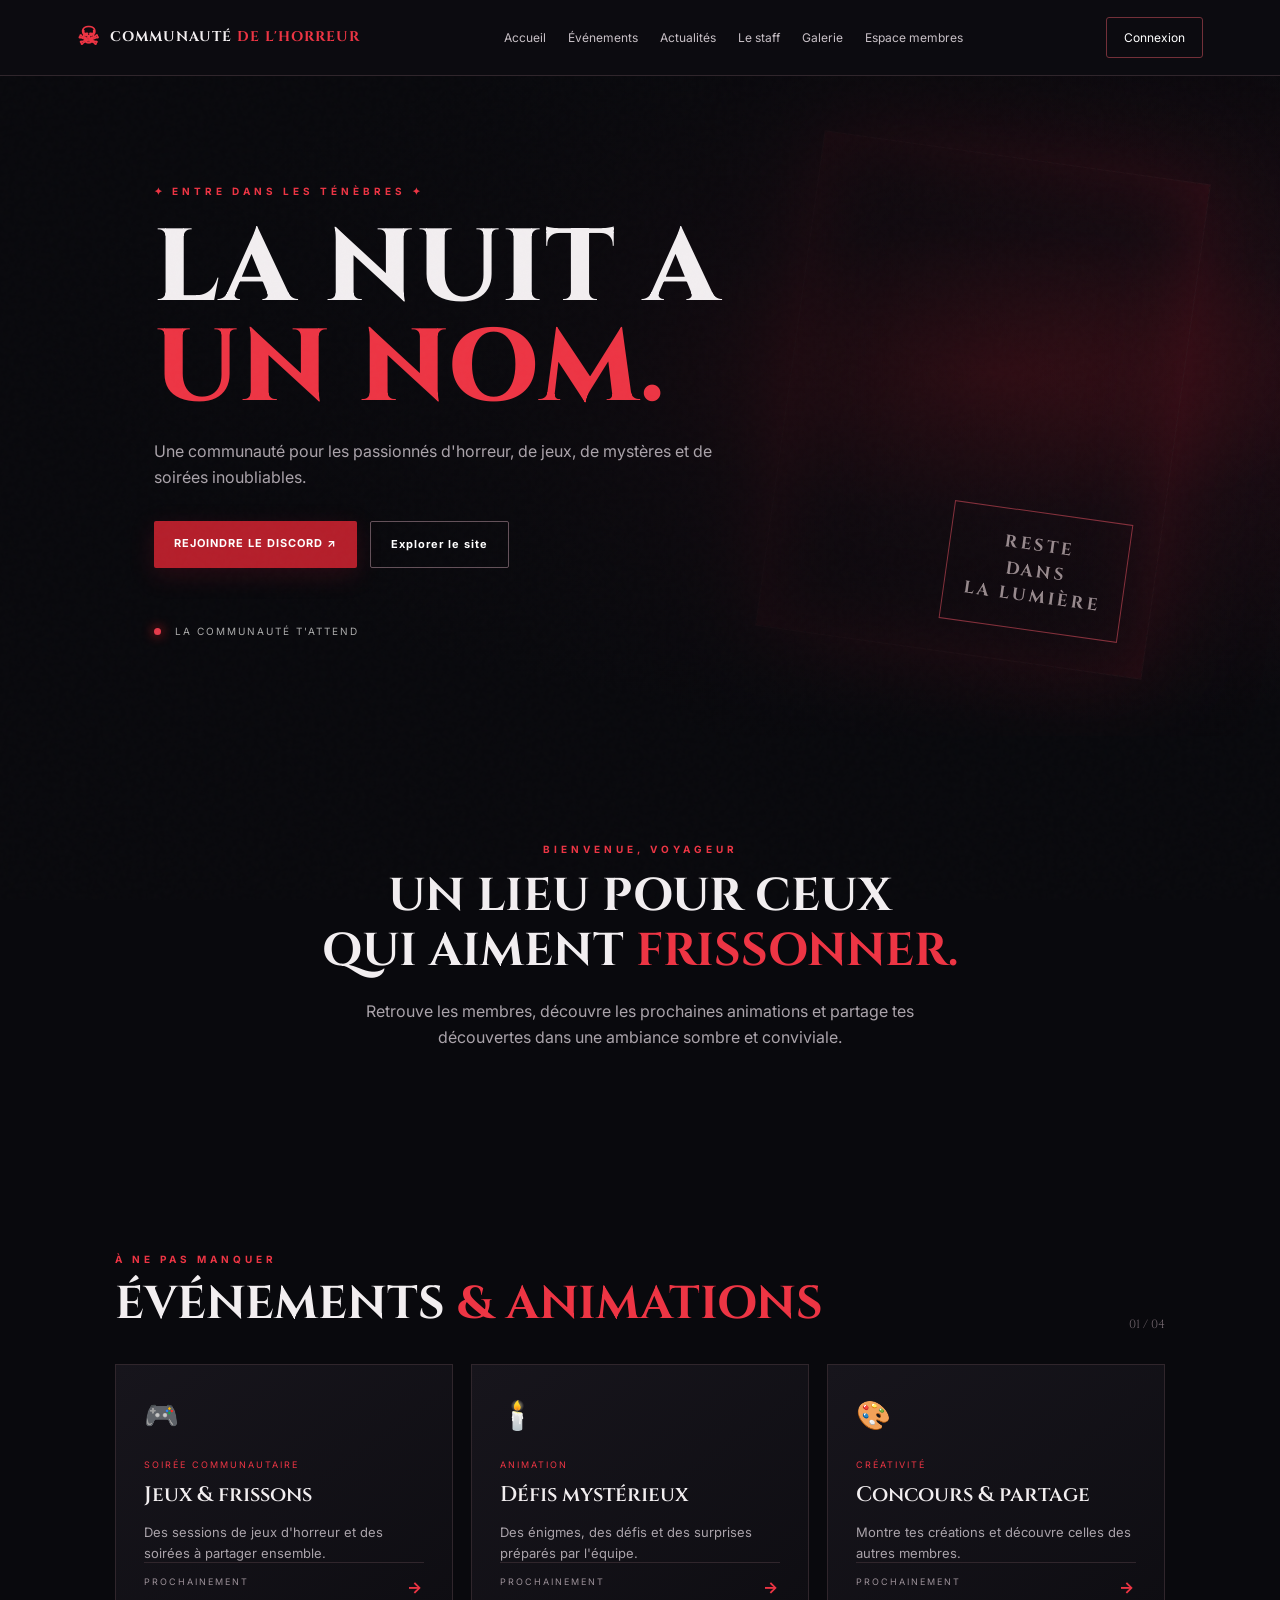
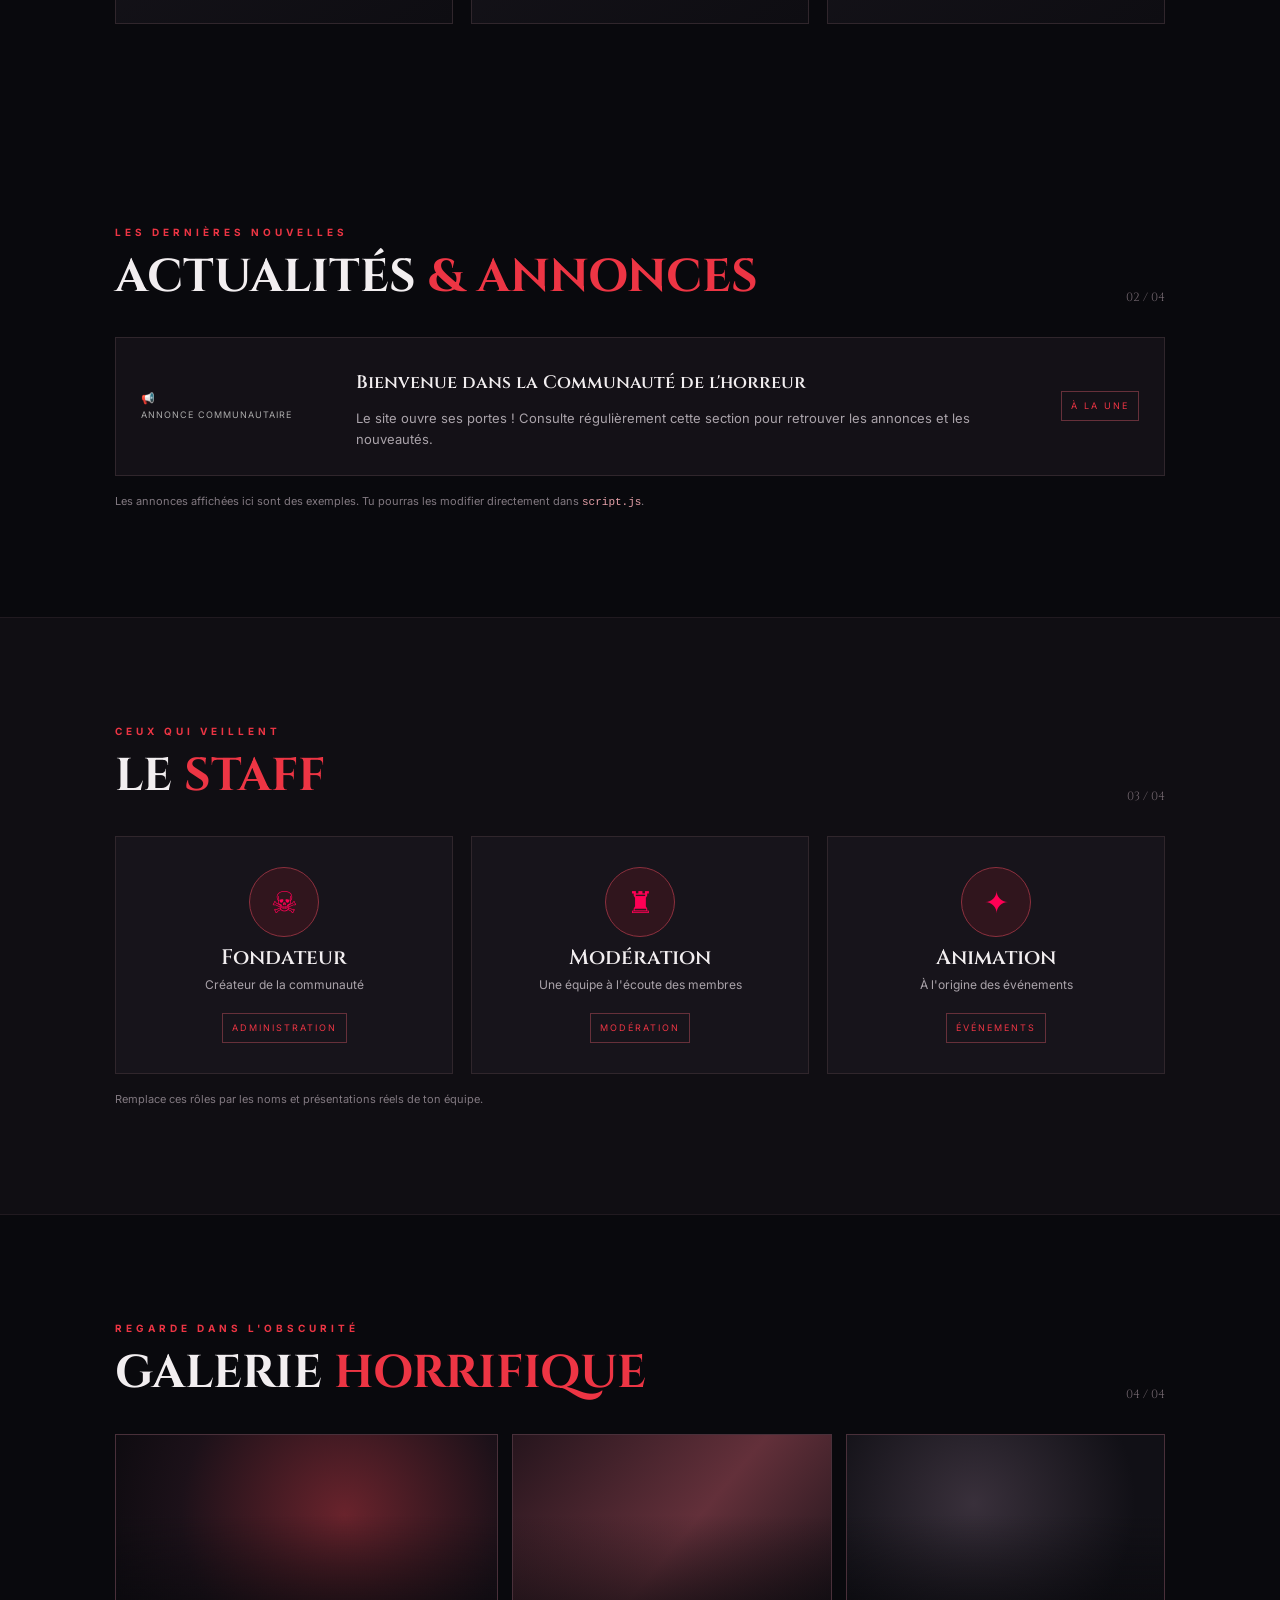
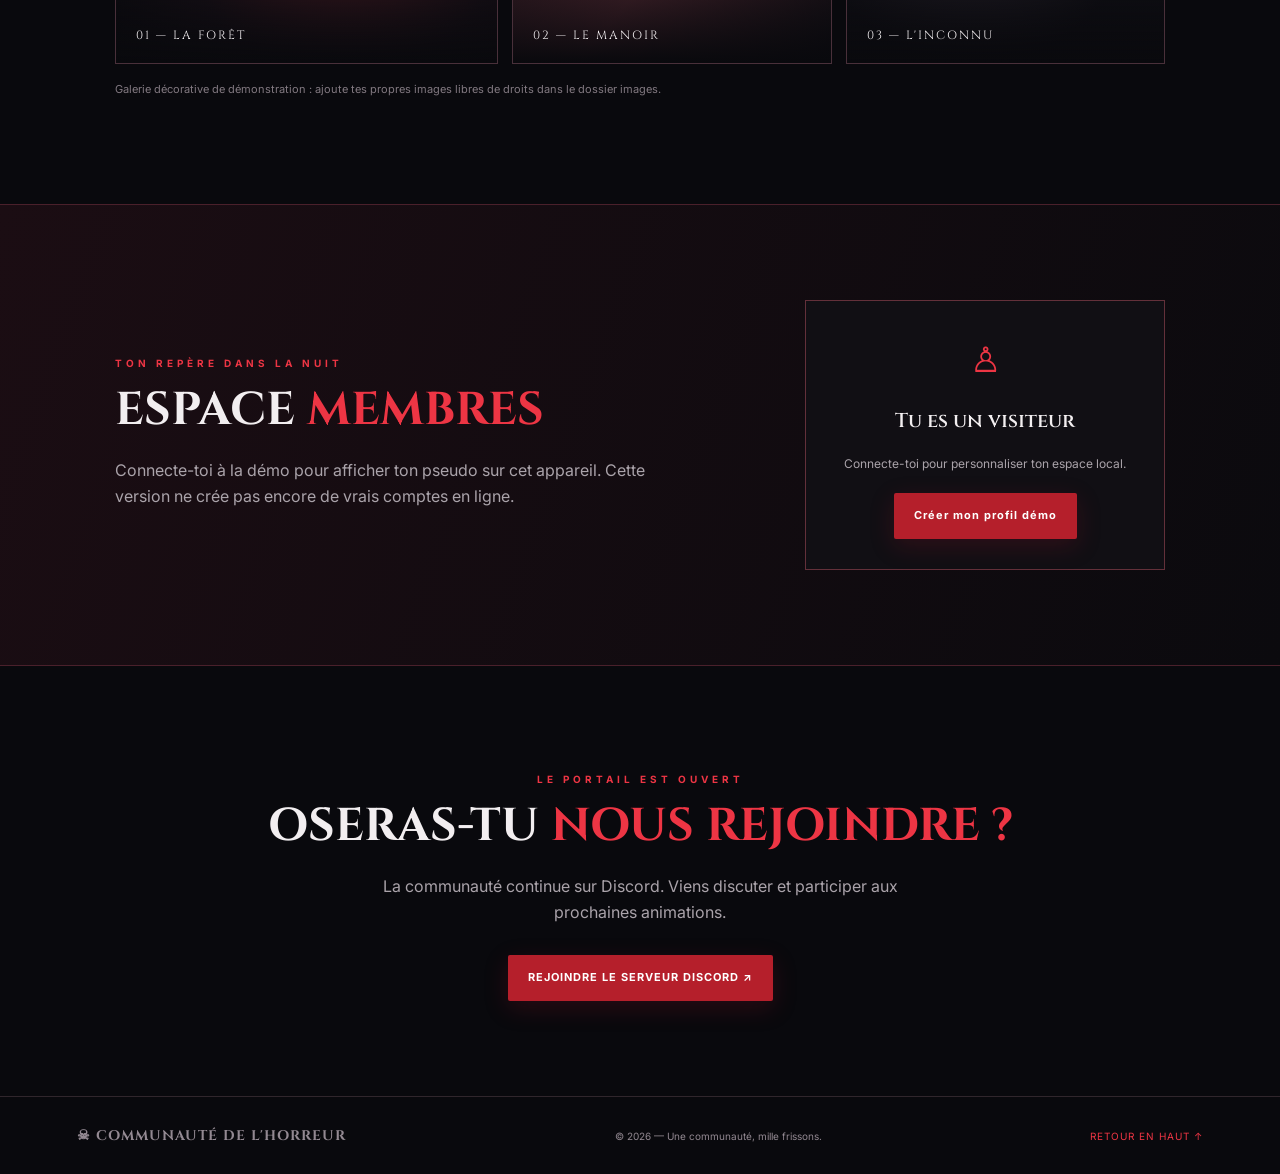
<file: index.html>
<!DOCTYPE html>
<html lang="fr">
<head>
  <meta charset="UTF-8">
  <meta name="viewport" content="width=device-width, initial-scale=1.0">
  <meta name="theme-color" content="#09090d">
  <title>Communauté de l'horreur</title>
  <link rel="stylesheet" href="style.css">
</head>
<body>
  <div class="noise"></div>
  <header class="topbar">
    <a class="brand" href="#accueil"><span class="brand-mark">☠</span><span>COMMUNAUTÉ <b>DE L'HORREUR</b></span></a>
    <button class="menu-toggle" id="menuToggle" aria-label="Ouvrir le menu">☰</button>
    <nav id="nav">
      <a href="#accueil">Accueil</a><a href="#evenements">Événements</a>
      <a href="#actualites">Actualités</a><a href="#staff">Le staff</a>
      <a href="#galerie">Galerie</a><a href="#membres">Espace membres</a>
    </nav>
    <button class="account-button" id="accountOpen">Connexion</button>
  </header>

  <main>
    <section class="hero" id="accueil">
      <div class="hero-shade"></div>
      <div class="hero-content">
        <p class="eyebrow">✦ ENTRE DANS LES TÉNÈBRES ✦</p>
        <h1>LA NUIT A<br><span>UN NOM.</span></h1>
        <p class="hero-copy">Une communauté pour les passionnés d'horreur, de jeux, de mystères et de soirées inoubliables.</p>
        <div class="hero-actions">
          <a class="btn btn-red" href="https://discord.gg/RkRQdHUN7t" target="_blank" rel="noopener">REJOINDRE LE DISCORD ↗</a>
          <a class="btn btn-ghost" href="#evenements">Explorer le site</a>
        </div>
        <div class="hero-foot"><span class="pulse"></span> LA COMMUNAUTÉ T'ATTEND</div>
      </div>
      <div class="hero-stamp">RESTE<br>DANS<br>LA LUMIÈRE</div>
    </section>

    <section class="intro section-wrap">
      <p class="eyebrow">BIENVENUE, VOYAGEUR</p>
      <h2>UN LIEU POUR CEUX<br>QUI AIMENT <span>FRISSONNER.</span></h2>
      <p class="muted">Retrouve les membres, découvre les prochaines animations et partage tes découvertes dans une ambiance sombre et conviviale.</p>
    </section>

    <section class="section-wrap" id="evenements">
      <div class="section-heading"><div><p class="eyebrow">À NE PAS MANQUER</p><h2>ÉVÉNEMENTS <span>& ANIMATIONS</span></h2></div><span class="section-index">01 / 04</span></div>
      <div class="cards">
        <article class="feature-card event-card"><div class="card-icon">🎮</div><p class="tag">SOIRÉE COMMUNAUTAIRE</p><h3>Jeux & frissons</h3><p>Des sessions de jeux d'horreur et des soirées à partager ensemble.</p><span class="card-bottom">PROCHAINEMENT <b>→</b></span></article>
        <article class="feature-card event-card"><div class="card-icon">🕯️</div><p class="tag">ANIMATION</p><h3>Défis mystérieux</h3><p>Des énigmes, des défis et des surprises préparés par l'équipe.</p><span class="card-bottom">PROCHAINEMENT <b>→</b></span></article>
        <article class="feature-card event-card"><div class="card-icon">🎨</div><p class="tag">CRÉATIVITÉ</p><h3>Concours & partage</h3><p>Montre tes créations et découvre celles des autres membres.</p><span class="card-bottom">PROCHAINEMENT <b>→</b></span></article>
      </div>
    </section>

    <section class="section-wrap" id="actualites">
      <div class="section-heading"><div><p class="eyebrow">LES DERNIÈRES NOUVELLES</p><h2>ACTUALITÉS <span>& ANNONCES</span></h2></div><span class="section-index">02 / 04</span></div>
      <div class="news-panel">
        <div class="news-date">📢 <span>ANNONCE COMMUNAUTAIRE</span></div>
        <div><h3>Bienvenue dans la Communauté de l'horreur</h3><p>Le site ouvre ses portes ! Consulte régulièrement cette section pour retrouver les annonces et les nouveautés.</p></div>
        <span class="news-status">À LA UNE</span>
      </div>
      <p class="hint">Les annonces affichées ici sont des exemples. Tu pourras les modifier directement dans <code>script.js</code>.</p>
    </section>

    <section class="staff-section" id="staff">
      <div class="section-wrap">
        <div class="section-heading"><div><p class="eyebrow">CEUX QUI VEILLENT</p><h2>LE <span>STAFF</span></h2></div><span class="section-index">03 / 04</span></div>
        <div class="staff-grid">
          <article class="staff-card"><div class="avatar">☠</div><h3>Fondateur</h3><p>Créateur de la communauté</p><span class="role">ADMINISTRATION</span></article>
          <article class="staff-card"><div class="avatar">♜</div><h3>Modération</h3><p>Une équipe à l'écoute des membres</p><span class="role">MODÉRATION</span></article>
          <article class="staff-card"><div class="avatar">✦</div><h3>Animation</h3><p>À l'origine des événements</p><span class="role">ÉVÉNEMENTS</span></article>
        </div>
        <p class="hint">Remplace ces rôles par les noms et présentations réels de ton équipe.</p>
      </div>
    </section>

    <section class="section-wrap" id="galerie">
      <div class="section-heading"><div><p class="eyebrow">REGARDE DANS L'OBSCURITÉ</p><h2>GALERIE <span>HORRIFIQUE</span></h2></div><span class="section-index">04 / 04</span></div>
      <div class="gallery">
        <div class="gallery-tile tile-one"><span>01 — LA FORÊT</span></div>
        <div class="gallery-tile tile-two"><span>02 — LE MANOIR</span></div>
        <div class="gallery-tile tile-three"><span>03 — L'INCONNU</span></div>
      </div>
      <p class="hint">Galerie décorative de démonstration : ajoute tes propres images libres de droits dans le dossier images.</p>
    </section>

    <section class="members-section" id="membres">
      <div class="section-wrap members-layout">
        <div><p class="eyebrow">TON REPÈRE DANS LA NUIT</p><h2>ESPACE <span>MEMBRES</span></h2><p class="muted">Connecte-toi à la démo pour afficher ton pseudo sur cet appareil. Cette version ne crée pas encore de vrais comptes en ligne.</p></div>
        <div class="member-box"><div class="member-symbol">♙</div><h3 id="memberTitle">Tu es un visiteur</h3><p id="memberText">Connecte-toi pour personnaliser ton espace local.</p><button class="btn btn-red" id="memberAction">Créer mon profil démo</button><button class="logout-link hidden" id="logout">Se déconnecter</button></div>
      </div>
    </section>

    <section class="join section-wrap" id="discord">
      <p class="eyebrow">LE PORTAIL EST OUVERT</p><h2>OSERAS-TU <span>NOUS REJOINDRE ?</span></h2>
      <p class="muted">La communauté continue sur Discord. Viens discuter et participer aux prochaines animations.</p>
      <a class="btn btn-red" href="https://discord.gg/RkRQdHUN7t" target="_blank" rel="noopener">REJOINDRE LE SERVEUR DISCORD ↗</a>
    </section>
  </main>

  <footer><a class="brand" href="#accueil">☠ COMMUNAUTÉ DE L'HORREUR</a><p>© 2026 — Une communauté, mille frissons.</p><a href="#accueil">RETOUR EN HAUT ↑</a></footer>

  <dialog id="accountDialog">
    <form method="dialog" class="dialog-close"><button aria-label="Fermer">×</button></form>
    <p class="eyebrow">IDENTITÉ DE VISITEUR</p><h2>CRÉER UN <span>PROFIL DÉMO</span></h2>
    <p class="muted">Choisis un pseudo pour personnaliser cet appareil. Ne saisis pas de mot de passe ni d'information personnelle.</p>
    <label for="nickname">Ton pseudo</label><input id="nickname" maxlength="20" placeholder="Ex. NightWalker" autocomplete="nickname">
    <p class="form-error" id="formError"></p><button class="btn btn-red full" id="saveProfile">Valider mon pseudo</button>
  </dialog>
  <script src="script.js"></script>
</body>
</html>
</file>
<file: style.css>
@import url('https://fonts.googleapis.com/css2?family=Cinzel:wght@500;600;700;800&family=Inter:wght@400;500;600;700&display=swap');
:root{--bg:#09090d;--panel:#121218;--red:#b51f2b;--red2:#ed3544;--text:#f2eef0;--muted:#aaa3aa;--line:#30262c}
*{box-sizing:border-box}html{scroll-behavior:smooth}body{margin:0;background:var(--bg);color:var(--text);font-family:Inter,Arial,sans-serif;line-height:1.6}.noise{position:fixed;inset:0;pointer-events:none;opacity:.035;z-index:5;background-image:url("data:image/svg+xml,%3Csvg viewBox='0 0 180 180' xmlns='http://www.w3.org/2000/svg'%3E%3Cfilter id='n'%3E%3CfeTurbulence type='fractalNoise' baseFrequency='.9' numOctaves='3' stitchTiles='stitch'/%3E%3C/filter%3E%3Crect width='100%25' height='100%25' filter='url(%23n)' opacity='.5'/%3E%3C/svg%3E")}
a{color:inherit;text-decoration:none}.topbar{height:auto;min-height:76px;padding:15px 6%;display:flex;align-items:center;justify-content:space-between;gap:20px;background:#0c0b10;border-bottom:1px solid var(--line);position:sticky;top:0;z-index:10}.brand{font-family:Cinzel,serif;font-weight:700;letter-spacing:1px;font-size:14px;display:flex;align-items:center;gap:10px}.brand b{color:var(--red2)}.brand-mark{font-size:25px;color:var(--red2)}nav{display:flex;gap:22px}nav a{font-size:12px;color:#c8c0c6;transition:.2s}nav a:hover{color:var(--red2)}button{font:inherit;cursor:pointer}.account-button{border:1px solid #733039;background:transparent;color:#fff;padding:10px 17px;border-radius:3px;font-size:12px}.menu-toggle{display:none;background:none;color:#fff;border:0;font-size:23px}
.hero{min-height:660px;position:relative;display:flex;align-items:center;padding:90px 12%;overflow:hidden;background:radial-gradient(ellipse at 78% 45%,#4b1019 0,#1b0c13 28%,#09090d 68%)}.hero:after{content:"";position:absolute;inset:0;background:linear-gradient(90deg,#09090d 0%,rgba(9,9,13,.9) 40%,rgba(9,9,13,.18) 100%)}.hero-shade{position:absolute;right:8%;top:12%;width:390px;height:500px;border:1px solid #6f2631;transform:rotate(8deg);opacity:.35;box-shadow:0 0 100px #8c1426,inset 0 0 80px #8c1426}.hero-content{position:relative;z-index:1;max-width:650px}.eyebrow{font-size:10px;letter-spacing:4px;color:var(--red2);font-weight:700}.hero h1{font:800 clamp(55px,8vw,105px)/.98 Cinzel,serif;letter-spacing:2px;margin:20px 0}.hero h1 span,h2 span{color:var(--red2)}.hero-copy,.muted{color:var(--muted);max-width:560px}.hero-actions{display:flex;gap:13px;flex-wrap:wrap;margin-top:30px}.btn{display:inline-block;border:0;padding:14px 20px;font-size:11px;letter-spacing:1px;font-weight:700;text-align:center;border-radius:2px}.btn-red{background:var(--red);color:white;box-shadow:0 7px 25px #9b142b38}.btn-red:hover{background:var(--red2)}.btn-ghost{border:1px solid #64515a;color:white}.hero-foot{margin-top:55px;font-size:10px;letter-spacing:2px;color:#aaa}.pulse{display:inline-block;width:7px;height:7px;background:#e43b4b;border-radius:50%;margin-right:9px;box-shadow:0 0 12px #f22}.hero-stamp{position:absolute;z-index:1;right:12%;bottom:16%;font:700 17px/1.5 Cinzel,serif;letter-spacing:3px;color:#f2dfe2;text-align:center;transform:rotate(8deg);opacity:.6;border:1px solid #d04a59;padding:20px}
.section-wrap{max-width:1120px;margin:auto;padding:95px 35px}.intro{text-align:center;max-width:800px}.intro h2,.section-heading h2,.members-layout h2,.join h2{font:700 clamp(30px,4vw,46px)/1.2 Cinzel,serif;margin:12px 0 20px}.intro .muted{margin:auto}.section-heading{display:flex;align-items:end;justify-content:space-between;margin-bottom:32px}.section-heading h2{margin:8px 0 0}.section-index{font:12px Cinzel;color:#71656d}.cards{display:grid;grid-template-columns:repeat(3,1fr);gap:18px}.feature-card{background:linear-gradient(145deg,#17151c,#0e0d12);border:1px solid var(--line);padding:28px;min-height:260px;position:relative;transition:.25s}.feature-card:hover,.staff-card:hover{transform:translateY(-5px);border-color:#87313d}.card-icon{font-size:28px}.tag{font-size:9px;letter-spacing:2px;color:var(--red2);margin-top:20px}.feature-card h3,.news-panel h3,.staff-card h3{font:600 21px Cinzel,serif;margin:7px 0}.feature-card p:not(.tag){font-size:13px;color:var(--muted)}.card-bottom{position:absolute;bottom:22px;left:28px;right:28px;border-top:1px solid var(--line);padding-top:12px;font-size:9px;letter-spacing:2px;color:#9b9098}.card-bottom b{float:right;color:var(--red2);font-size:16px}.news-panel{display:grid;grid-template-columns:190px 1fr auto;align-items:center;gap:25px;background:#141117;border:1px solid var(--line);padding:25px}.news-date{font-size:11px;color:var(--red2)}.news-date span{display:block;color:#aaa;font-size:9px;letter-spacing:1px}.news-panel h3{font-size:18px}.news-panel p{font-size:13px;color:var(--muted);margin-bottom:0}.news-status,.role{font-size:9px;letter-spacing:2px;color:var(--red2);border:1px solid #66303a;padding:7px 9px}.hint{font-size:11px;color:#827981;margin-top:17px}.hint code{color:#e6a1a9}.staff-section{background:#100e13;border-top:1px solid #211a20;border-bottom:1px solid #211a20}.staff-grid{display:grid;grid-template-columns:repeat(3,1fr);gap:18px}.staff-card{text-align:center;background:#17141b;border:1px solid var(--line);padding:30px 18px;transition:.25s}.avatar{width:70px;height:70px;border-radius:50%;margin:auto;background:#30151d;border:1px solid #8d303e;display:grid;place-items:center;color:#f05;font-size:30px}.staff-card h3{margin-bottom:3px}.staff-card p{font-size:12px;color:var(--muted);margin:0 0 18px}.role{display:inline-block}.gallery{display:grid;grid-template-columns:1.2fr 1fr 1fr;gap:14px}.gallery-tile{height:230px;display:flex;align-items:end;padding:20px;background:linear-gradient(0deg,#09090d,transparent 65%),radial-gradient(circle at 60% 35%,#69232c,#1c1119 60%,#09090d);border:1px solid #49303a;overflow:hidden}.gallery-tile span{font:12px Cinzel;letter-spacing:2px}.tile-two{background:linear-gradient(0deg,#09090d,transparent 65%),linear-gradient(130deg,#26151d,#63303a,#100e14)}.tile-three{background:linear-gradient(0deg,#09090d,transparent 65%),radial-gradient(circle at 40% 30%,#39303b,#111016 65%)}.members-section{background:linear-gradient(110deg,#1b0d13,#0b0a0e);border-block:1px solid #4a202b}.members-layout{display:grid;grid-template-columns:1fr 360px;gap:50px;align-items:center}.member-box{background:#110f14;border:1px solid #63303a;padding:30px;text-align:center}.member-symbol{font-size:35px;color:var(--red2)}.member-box h3{font:600 20px Cinzel}.member-box p{font-size:12px;color:var(--muted);margin-bottom:20px}.logout-link{display:block;margin:15px auto 0;color:#c7aab0;background:none;border:0;font-size:11px;text-decoration:underline}.hidden{display:none!important}.join{text-align:center}.join .muted{margin:0 auto 25px}.join .btn{margin-top:5px}footer{border-top:1px solid var(--line);padding:28px 6%;display:flex;justify-content:space-between;align-items:center;gap:15px;flex-wrap:wrap;color:#938992;font-size:10px}footer p{margin:0}footer>a:last-child{color:var(--red2);letter-spacing:1px}
dialog{width:min(440px,calc(100% - 30px));background:#151219;color:#fff;border:1px solid #77323d;padding:35px;box-shadow:0 20px 100px #000}dialog::backdrop{background:#000c;backdrop-filter:blur(5px)}dialog h2{font:700 27px Cinzel}dialog label{display:block;font-size:12px;margin:20px 0 7px}dialog input{width:100%;padding:13px;background:#09090d;border:1px solid #49313a;color:white;outline:none}dialog input:focus{border-color:var(--red2)}.dialog-close{position:absolute;right:15px;top:10px}.dialog-close button{background:none;border:0;color:#fff;font-size:25px}.form-error{color:#ff7c88;font-size:11px;min-height:16px}.full{width:100%}
@media(max-width:900px){nav{gap:12px}nav a{font-size:10px}.topbar{padding-inline:3%}.hero{padding-inline:8%}.hero-stamp{right:6%}}
@media(max-width:700px){.topbar{flex-wrap:wrap}.menu-toggle{display:block;margin-left:auto}nav{display:none;order:4;width:100%;flex-direction:column;padding:12px 0}nav.open{display:flex}nav a{font-size:13px;padding:5px}.account-button{font-size:10px;padding:9px}.hero{min-height:600px;padding:75px 7%}.hero-stamp{display:none}.cards,.staff-grid{grid-template-columns:1fr}.feature-card{min-height:235px}.section-wrap{padding:70px 22px}.news-panel{grid-template-columns:1fr;gap:10px}.news-status{justify-self:start}.members-layout{grid-template-columns:1fr;gap:20px}.gallery{grid-template-columns:1fr}.gallery-tile{height:180px}.section-heading{align-items:start}.section-index{padding-top:10px}footer{flex-direction:column;text-align:center}}
</file>
